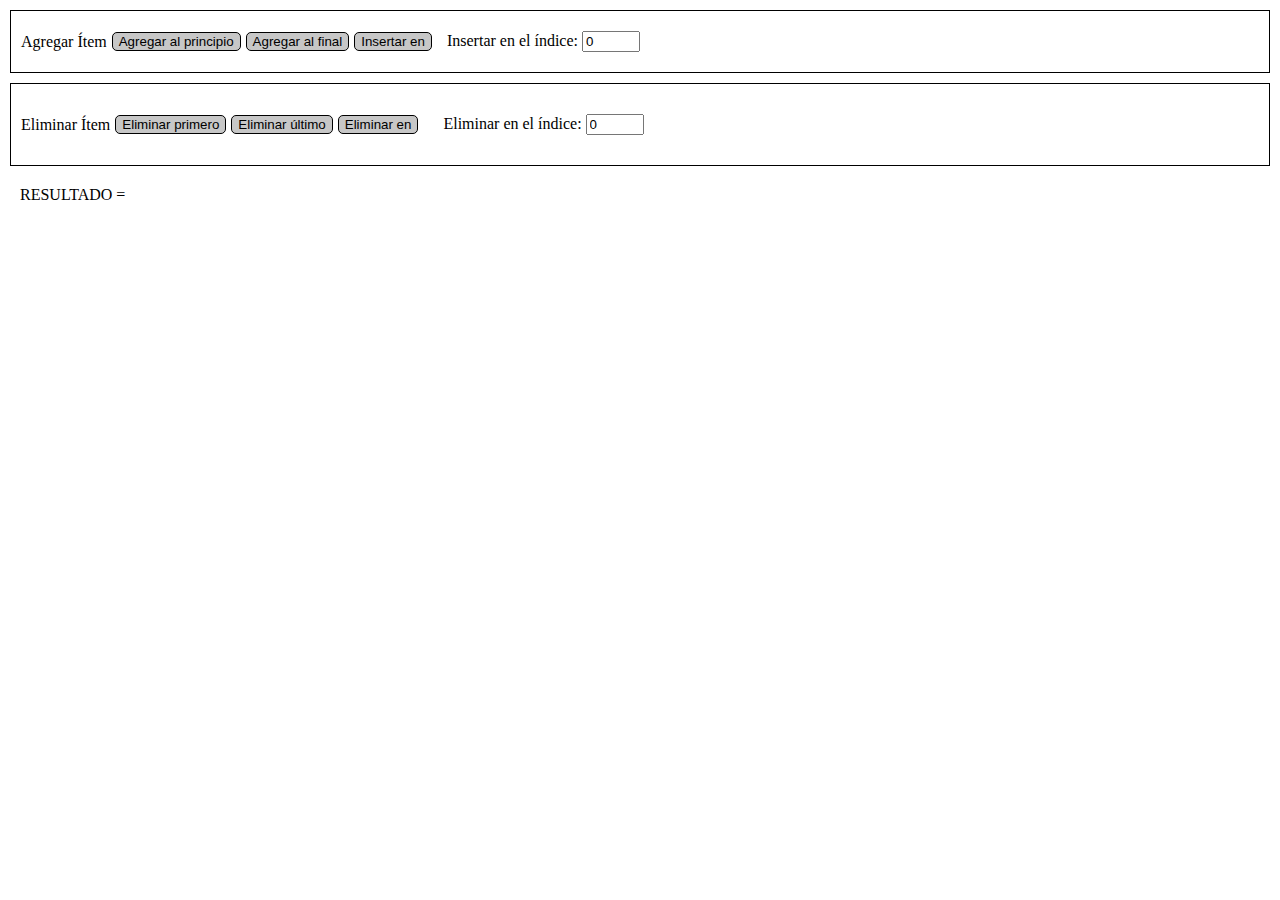
<file: EJ2/index.html>
<!DOCTYPE html>
<html lang="es">

<head>
    <meta charset="UTF-8">
    <meta name="viewport" content="width=device-width, initial-scale=1.0">
    <title>Document</title>
    <link rel="stylesheet" href="style.css">
</head>

<body>
    <div class="container-div">Agregar Ítem
        <button class="small box unshift">Agregar al principio</button>
        <button class="small box push">Agregar al final</button>
        <button class="small box insert">Insertar en</button>
        <div class="count">
            <label for="insertIndex">Insertar en el índice:</label>
            <input type="number" id="insertIndex" value="0" min="0" style="width: 50px;">
        </div>
    </div>


    <div class="container-div">Eliminar Ítem
        <button class="small box shift">Eliminar primero</button>
        <button class="small box pop">Eliminar último</button>
        <button class="small box remove">Eliminar en</button>
        <div class="count">
            <div>
                <label for="removeItemIndex">Eliminar en el índice:</label>
                <input type="number" id="removeItemIndex" value="0" min="0" style="width: 50px;">
            </div>
        </div>
    </div>

    <div class="resultado">RESULTADO = </div>

    <script src="javascript/typescript.js"></script>
</body>

</html>
</file>
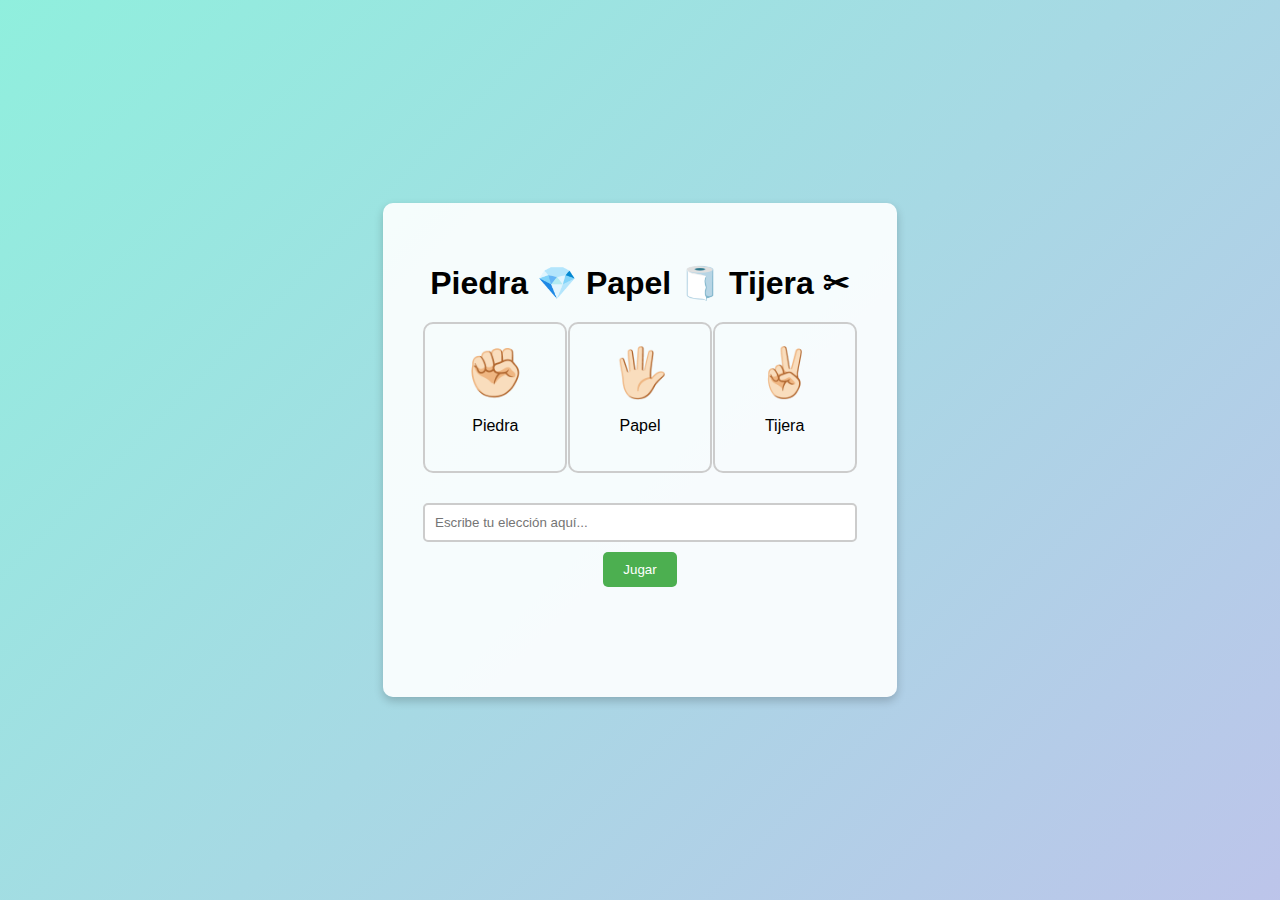
<file: EJ4/index.html>
<!DOCTYPE html>
<html lang="es">
<head>
    <meta charset="UTF-8">
    <meta name="viewport" content="width=device-width, initial-scale=1.0">
    <title>Piedra, Papel o Tijera</title>
    <link rel="stylesheet" href="styles.css">
</head>
<body>
    <div class="container">
        <h1>Piedra 💎 Papel 🧻 Tijera ✂</h1>
        <div class="opciones">
            <div class="opcion" id="piedra" onclick="jugar('piedra')">
                <span>✊🏻</span>
                <p>Piedra</p>
            </div>
            <div class="opcion" id="papel" onclick="jugar('papel')">
                <span>🖐🏻</span>
                <p>Papel</p>
            </div>
            <div class="opcion" id="tijera" onclick="jugar('tijera')">
                <span>✌🏻</span>
                <p>Tijera</p>
            </div>
        </div>
        <input type="text" id="inputEleccion" placeholder="Escribe tu elección aquí...">
        <button onclick="jugarDesdeInput()">Jugar</button>
        <div class="resultado" id="resultado"></div>
    </div>

    <script src="/EJ4/javascript/typescript.js" defer></script>
</body>
</html>
</file>
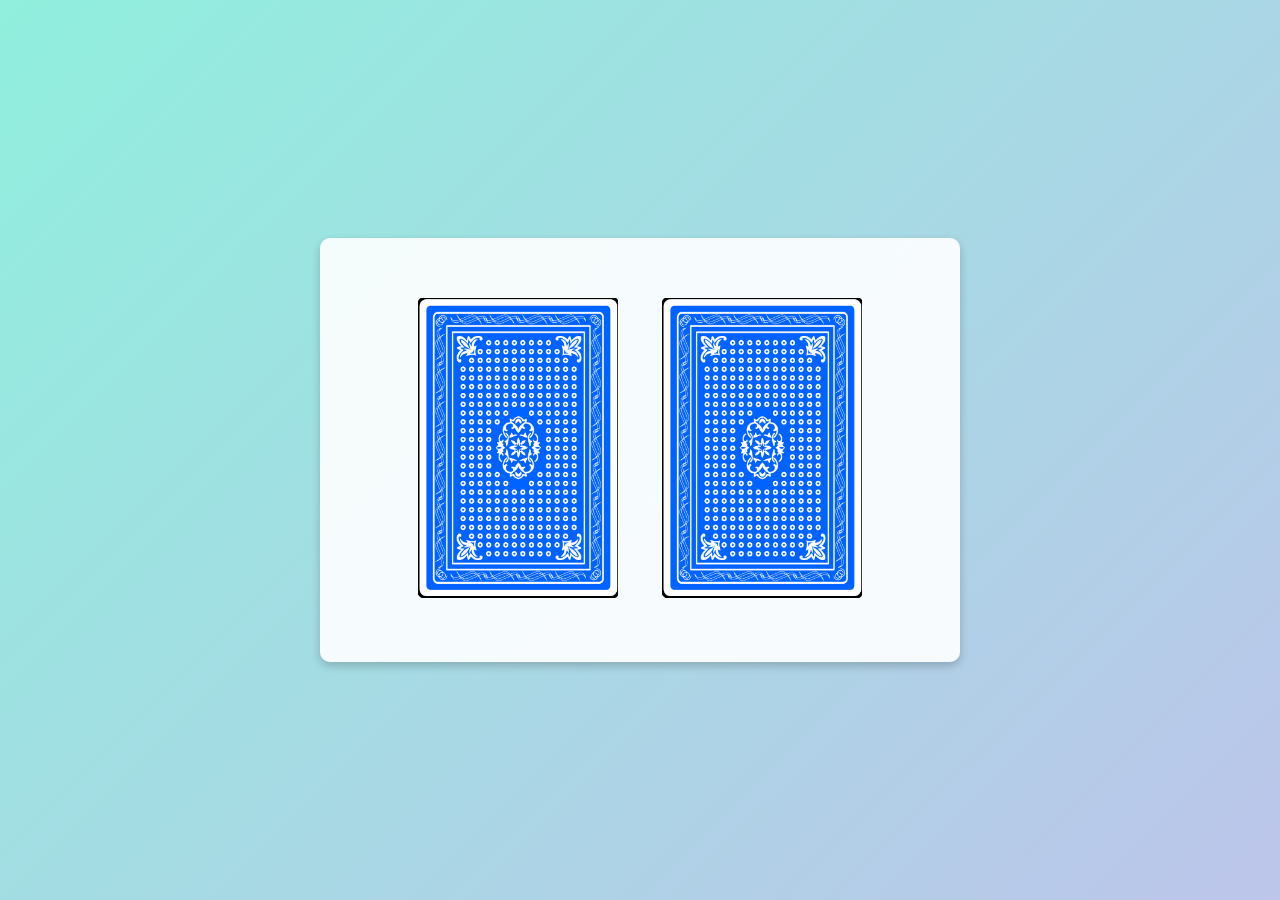
<file: EJ5/index.html>
<!DOCTYPE html>
<html lang="es">
<head>
    <meta charset="UTF-8">
    <meta name="viewport" content="width=device-width, initial-scale=1.0">
    <title>Cartas</title>
    <link rel="stylesheet" href="styles.css">
</head>
<body>
    <div class="container">
        <img id="miImagen" src="/EJ5/imagenes/card-back.png" alt="carta" width="200" height="300">
        <img src="/EJ5/imagenes/card-back.png" alt="carta" width="200" height="300">
    </div>
    <script src="/EJ5/javascript/typescript.js" defer></script>
</body>
</html>
</file>
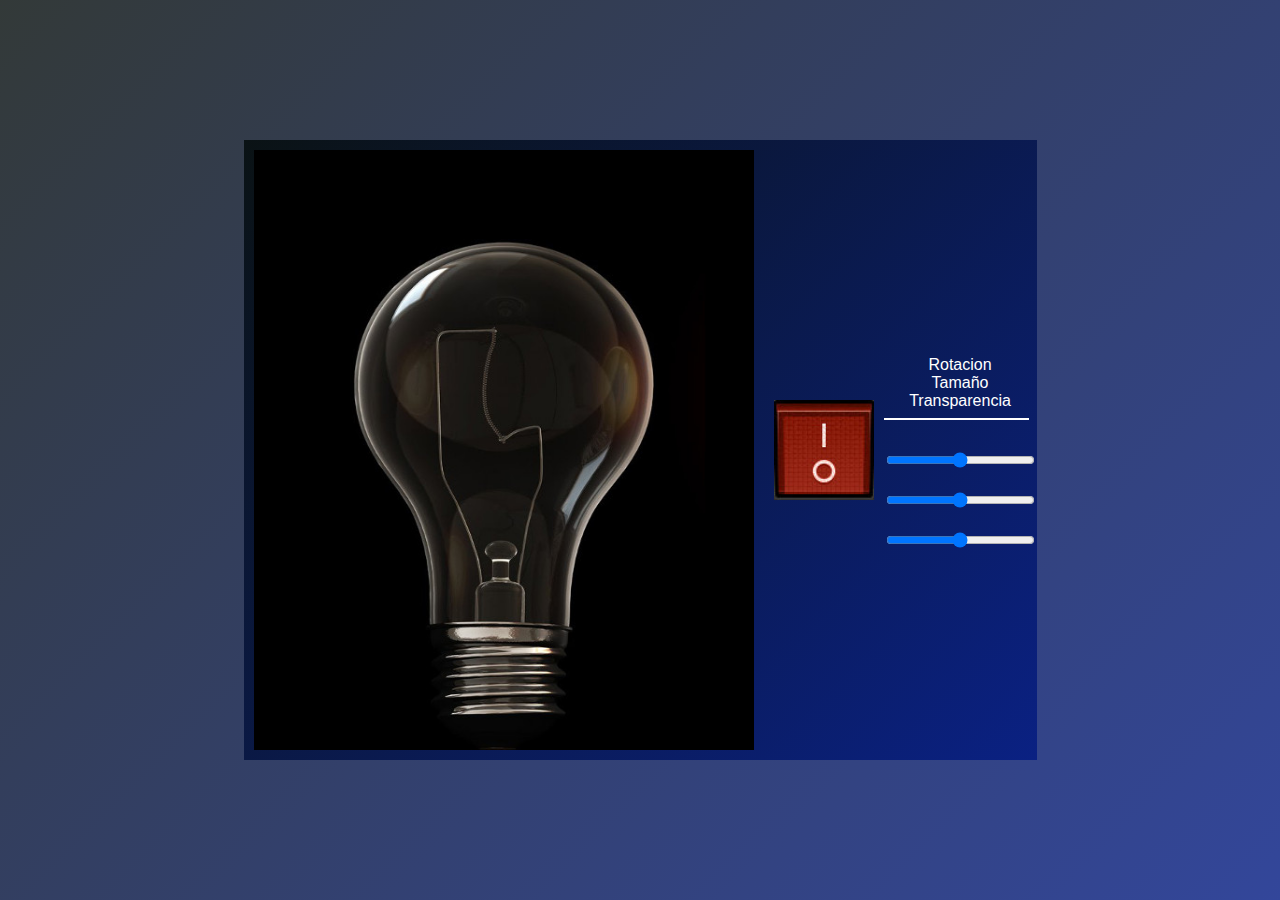
<file: EJ6/index.html>
<!DOCTYPE html>
<html lang="es">
<head>
    <meta charset="UTF-8">
    <meta name="viewport" content="width=device-width, initial-scale=1.0">
    <title>Bombilla</title>
    <link rel="stylesheet" href="styles.css">
</head>
<body>
    <div class="container">
        <img id="miBombilla" src="/EJ6/imagenes/off.jpg" alt="Bombilla" width="500" height="600">
        <img id="miInterruptor" src="/EJ6/imagenes/boff.jpg" alt="Interruptor" width="100" height="100">
    <div class="ranges">
        <p>Rotacion<br>Tamaño<br>Transparencia</p>
        <input type="range" name="Rotacion" id="rotacion">
        <input type="range" name="Tamaño" id="tamaño" value="50px" max="1000px" min="100px">
        <input type="range" name="Transparencia" id="transpa" min="0" max="100">
    </div>
    <script src="/EJ6/javascript/typescript.js" defer></script>
</body>
</html>
</file>
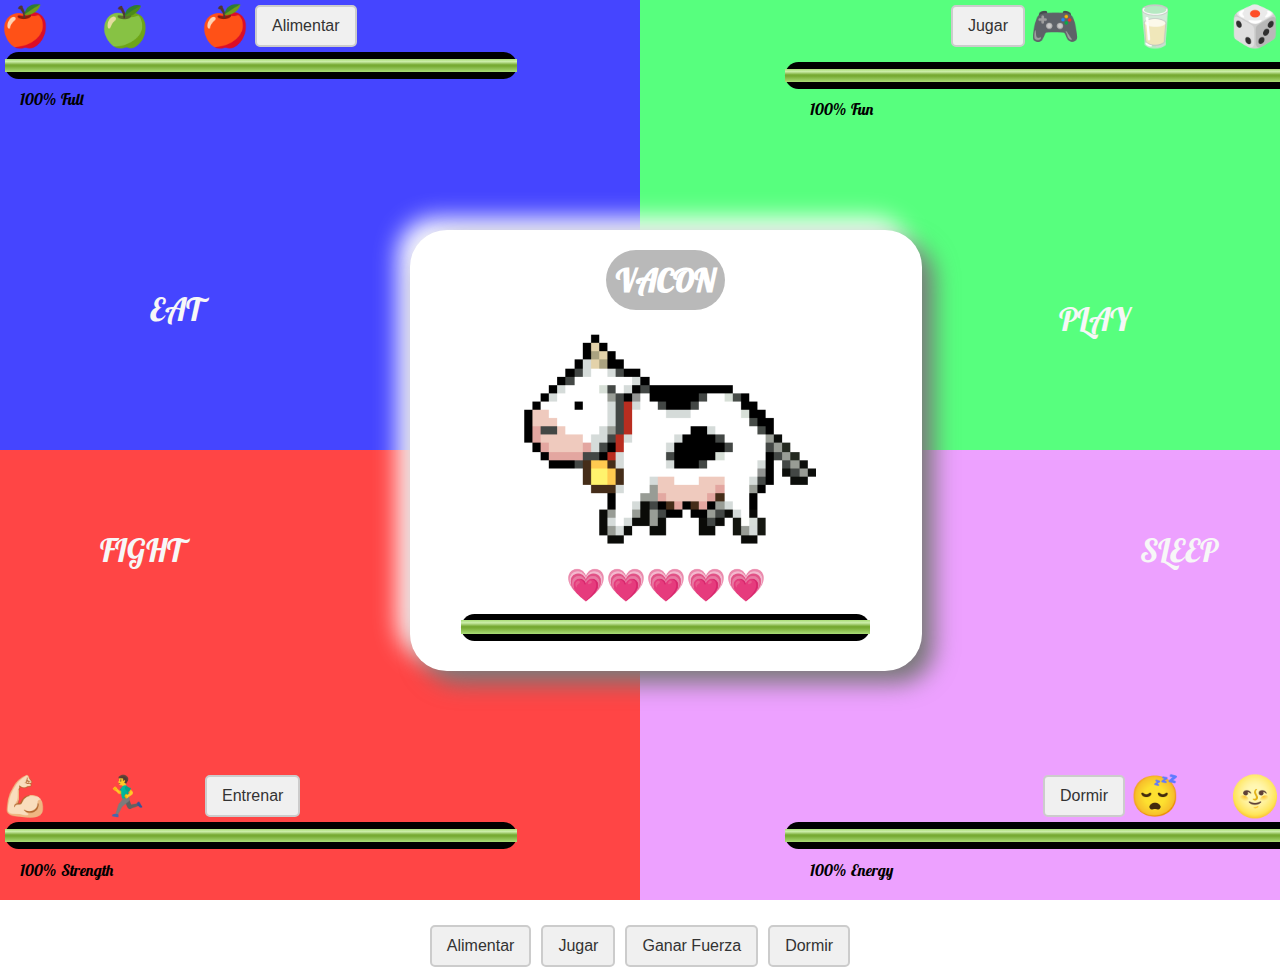
<file: EJ7/tamagochi.html>
<!DOCTYPE html>
<html lang="es">

<head>
    <meta charset="UTF-8">
    <meta name="viewport" content="width=device-width, initial-scale=1.0">
    <title>Tamagotchi</title>
    <link rel="stylesheet" href="style.css">
    <link href="https://fonts.googleapis.com/css2?family=Lobster&display=swap" rel="stylesheet">
</head>

<body>
    <div style="display: flex; flex-direction: row;">
        <div class="EAT">
            <div class="SUPERIOR">
                <div style="margin-right: 50px;">🍎</div>
                <div style="margin-right: 50px;">🍏</div>
                <div>🍎</div>
                <button class="alimentar">Alimentar</button>
            </div>
            <meter id="vidacomida" min="0" max="100" value="100"></meter>
            <div class="rowleft">
                <div id="numcomida">100%</div>
                <div>Full</div>
            </div>
            <div id="EATTAG">
                EAT
            </div>
        </div>
        <div class="PLAY">
            <div class="SUPERIOR RIGHT">
                <button class="jugar">Jugar</button>
                <div style="margin-right: 50px;">🎮</div>
                <div style="margin-right: 50px;">🥛</div>
                <div>🎲</div>
            </div>
            <meter id="vidaplay" min="0" max="100" value="100"></meter>
            <div class="rowright">
                <div id="numplay" class="LEFT">100%</div>
                <div>Fun</div>
            </div>
            <div id="PLAYTAG" class="RIGHT">
                PLAY
            </div>
        </div>
    </div>
    <div style="display: flex; flex-direction: row;">
        <div class="FIGHT">
            <div id="FIGHTTAG">
                FIGHT
            </div>
            <div class="INFERIOR">
                <div style="margin-right: 50px;">💪🏻</div>
                <div style="margin-right: 50px;">🏃‍♂️</div>
                <button class="entrenar">Entrenar</button>
            </div>
            <meter id="vidafuerza" min="0" max="100" value="100"></meter>
            <div class="rowleft">
                <div id="numfuerza">100%</div>
                <div>Strength</div>
            </div>
        </div>
        <div class="SLEEP">
            <div id="SLEEPTAG">
                SLEEP
            </div>
            <div class="INFERIOR RIGHT">
                <button class="dormir">Dormir</button>
                <div>😴</div>
                <div style="margin-left: 50px;">🌝</div>
            </div>

            <meter id="vidasleep" min="0" max="100" value="100"></meter>

            <div class="rowright">
                <div id="numsleep">100%</div>
                <div>Energy</div>
            </div>
        </div>
        <div class="TAMAGOCHI">
            <div id="TAMAGOCHITAG">
                VACON
            </div>
            <div>
                <img class="imgochi" src="/EJ7/imagenes/cowgif.gif" alt="200">
            </div>
            <div class="HEARTS" id="hearts">💗💗💗💗💗</div>
            <div class="barrahappiness">
                <meter id="vidahappiness" min="0" max="100" value="87"></meter>
            </div>
            <div class="row">
                <div>Health</div>
                <div id="numhappiness">100%</div>
            </div>
        </div>
    </div>
    <div style="display: flex; justify-content: center; margin-top: 20px;">
        <button id="alimentar">Alimentar</button>
        <button id="jugar">Jugar</button>
        <button id="fuerza">Ganar Fuerza</button>
        <button id="dormir">Dormir</button>
    </div>
    <script src="javascript/typescript.js"></script>
</body>

</html>
</file>
<file: EJ2/style.css>
body {
    margin: 10px;
}


div {
    padding: 10px;
}


.container-div {
    display: flex;
    align-items: center;
    align-content: flex-start;
    border: solid 0.001cm black;
    margin-bottom: 10px;
    /* Separar entre contenedores */
    gap: 5px;
    /* Espaciado entre los elementos dentro del contenedor */
}


.small {
    border: solid 0.001cm black;
}


.box {
    background-color: rgb(199, 199, 199);
    border-radius: 5px;
}
</file>
<file: EJ4/styles.css>
body {
    margin: 0;
    padding: 0;
    font-family: Arial, sans-serif;
    background: linear-gradient(135deg, rgba(116, 235, 213, 0.8), rgba(172, 182, 229, 0.8));
    height: 100vh;
    display: flex;
    justify-content: center;
    align-items: center;
    transition: background 0.5s; /* Efecto de transición suave para el fondo */
}

.container {
    text-align: center;
    background: rgba(255, 255, 255, 0.9);
    padding: 40px;
    border-radius: 10px;
    box-shadow: 0 4px 10px rgba(0, 0, 0, 0.2);
    width: 434px; /* Ancho fijo para mejor alineación */
}

h1 {
    margin-bottom: 20px;
}

.opciones {
    display: flex;
    justify-content: space-around;
    margin-bottom: 20px;
}

.opcion {
    cursor: pointer;
    border: 2px solid #ccc;
    border-radius: 10px;
    padding: 20px;
    transition: background 0.3s, transform 0.3s; /* Efecto de transición */
    width: 100px;
}

.opcion:hover {
    background: rgba(0, 0, 0, 0.1);
    transform: scale(1.05); /* Aumenta el tamaño al pasar el mouse */
}

span {
    font-size: 48px; /* Tamaño grande para los emojis */
}

input {
    width: 100%;
    padding: 10px;
    margin-top: 10px;
    border: 2px solid #ccc;
    border-radius: 5px;
    box-sizing: border-box; /* Incluye el padding y el border en el width */
    transition: border-color 0.3s;
}

input:focus {
    border-color: #4CAF50; /* Color del borde al hacer foco */
}

button {
    margin-top: 10px;
    padding: 10px 20px;
    border: none;
    border-radius: 5px;
    background-color: #4CAF50; /* Color del botón */
    color: white;
    cursor: pointer;
    transition: background-color 0.3s;
}

button:hover {
    background-color: #45a049; /* Color al pasar el mouse */
}

.resultado {
    font-size: 24px;
    margin-top: 20px;
    min-height: 50px; /* Espacio mínimo para el resultado */
}
</file>
<file: EJ5/styles.css>
body {
    margin: 0;
    padding: 0;
    font-family: Arial, sans-serif;
    background: linear-gradient(135deg, rgba(116, 235, 213, 0.8), rgba(172, 182, 229, 0.8));
    height: 100vh;
    display: flex;
    justify-content: center;
    align-items: center;
    transition: background 0.5s; /* Efecto de transición suave para el fondo */
}

.container {
    text-align: center;
    background: rgba(255, 255, 255, 0.9);
    padding: 40px;
    border-radius: 10px;
    box-shadow: 0 4px 10px rgba(0, 0, 0, 0.2);
    width: 560px; /* Ancho fijo para mejor alineación */
}
img{
    padding: 20px;
}
</file>
<file: EJ6/styles.css>
body {
    margin: 0;
    padding: 0;
    font-family: Arial, sans-serif;
    background: linear-gradient(135deg, rgba(0, 8, 7, 0.8), rgba(0, 24, 129, 0.8));
    height: 100vh;
    display: flex;
    justify-content: center;
    align-items: center;
    transition: background 0.5s; /* Efecto de transición suave para el fondo */
}

.container {
    display: flex;
    justify-content: center;
    align-items: center;
    align-content: center;
    text-align: center;
    background: linear-gradient(135deg, rgba(0, 8, 7, 0.8), rgba(0, 24, 129, 0.8));
}

.ranges{
    display: flex;
    flex-direction: column;
}
input{
    padding: 10px;
}
img{
    padding: 10px;

}
.ranges p {
    position: relative;
    display: inline-block;
    margin-bottom: 20px;
    padding-bottom: 10px;
    color: white;
}

.ranges p::after {
    content: "";
    display: block;
    width: 95%;
    height: 2px;
    background-color: #ffffff; /* Color de la barra */
    position: absolute;
    bottom: 0;
    left: 0;
}
</file>
<file: EJ7/style.css>
body {
    display: flex;
    flex-direction: column;
    height: 100vh;
    padding: 0px;
    margin: 0px;
    overflow: hidden;
    font-family: 'Lobster', cursive;
    /* Aplica la fuente a todo el cuerpo */
    font-size: 16px;
    /* Tamaño de fuente estándar */
}

.EAT {
    background-color: rgba(0, 0, 255, 0.731);
    width: 50vw;
    height: 50vh;
    display: flex;
    flex-direction: column;
}

.SUPERIOR {
    display: flex;
    flex-direction: row;
    font-size: 40px;
}

.INFERIOR {
    display: flex;
    flex-direction: row;
    font-size: 40px;
    margin-top: 200px;
}

.rowright {
    display: flex;
    flex-direction: row;
    margin-left: 170px;
    margin-top: 10px;
}

.rowleft {
    display: flex;
    flex-direction: row;
    margin-left: 20px;
    margin-top: 10px;
}

.row {
    display: flex;
    flex-direction: row;
    margin-left: 20px;
    margin-top: 10px;
    color: white;
}

.LEFT {
    justify-content: flex-start;
}

.RIGHT {
    justify-content: flex-end;
    align-self: flex-end;
}

.PLAY {
    background-color: rgba(25, 255, 78, 0.731);
    width: 50vw;
    height: 50vh;
    display: flex;
    flex-direction: column;
}

.FIGHT {
    background-color: rgba(255, 0, 0, 0.731);
    width: 50vw;
    height: 50vh;
}

.SLEEP {
    background-color: rgba(231, 126, 255, 0.731);
    width: 50vw;
    height: 50vh;
}

.barra {
    width: 40vw;
    background: #040404;
    /* Fondo oscuro */
    border-radius: 10px;
    height: 3vh;
    margin-top: 5px;
    display: flex;
    align-items: center;
    justify-content: flex-start;
    /* Estilo del borde */
    border: 4px solid white;
    /* Borde blanco */
    background-clip: padding-box;
    /* Asegura que el fondo no cubra el borde */

}

.barrasleep {
    margin-left: 145px;
}

#vidacomida {
    width: 80%;
    background: #000000;
    border-radius: 20px;
    height: 3vh;
    margin-left: 5px;
    margin-right: 5px;
}


#vidaplay {
    width: 80%;
    background: #000000;
    border-radius: 20px;
    height: 3vh;
    margin-left: 145px;
    margin-right: 5px;
    display: flex;
    flex-direction: row;
    margin-top: 10px;
}

#vidafuerza {
    width: 80%;
    background: #000000;
    border-radius: 20px;
    height: 3vh;
    margin-left: 5px;
    margin-right: 5px;
}

#vidasleep {
    width: 80%;
    background: #000000;
    border-radius: 20px;
    height: 3vh;
    margin-right: 5px;
    margin-left: 145px;
}

#vidahappiness {
    width: 80%;
    background: #000000;
    border-radius: 20px;
    height: 3vh;
    margin-left: 5px;
    margin-right: 5px;
}

#numcomida {
    margin-right: 5px;
}

#numplay {
    margin-right: 5px;
}

#numfuerza {
    margin-right: 5px;
}

#numsleep {
    margin-right: 5px;
}

#numhappiness {
    margin-left: 5px;
}

#EATTAG {
    margin-top: 180px;
    margin-left: 150px;
    font-size: xx-large;
    color: rgb(247, 247, 247);

}

#PLAYTAG {
    margin-top: 180px;
    margin-right: 150px;
    font-size: xx-large;
    color: rgb(247, 247, 247);
}

#FIGHTTAG {

    margin-top: 80px;
    margin-left: 100px;
    font-size: xx-large;
    color: rgb(247, 247, 247);
}

#SLEEPTAG {
    margin-top: 80px;
    margin-left: 500px;
    font-size: xx-large;
    color: rgb(247, 247, 247);
}


#TAMAGOCHITAG {
    margin-top: 20px;
    font-size: xx-large;
    font-weight: bold;
    color: white;
    background-color: rgba(128, 128, 128, 0.551);
    border-radius: 100px;
    padding: 10px;

}

.TAMAGOCHI {
    display: flex;
    flex-direction: column;
    position: absolute;
    top: 230px;
    left: 32vw;
    justify-content: center;
    align-items: center;
    border-radius: 37px;
    background: #ffffff;
    box-shadow: 12px 12px 23px #777777,
        -12px -12px 23px #ffffff;

    .imgochi {
        width: 300px;
    }

    .barrahappiness {
        margin-top: 10px;
        width: 40vw;
        display: flex;
        align-items: center;
        justify-content: space-evenly;
    }

    .HEARTS {
        font-size: xx-large;
        color: #b54c42;
    }}

    button {
    background-color: #f0f0f0; /* Color de fondo gris claro */
    color: #333; /* Color del texto */
    border: 2px solid #ccc; /* Borde gris */
    border-radius: 5px; /* Bordes redondeados */
    padding: 10px 15px; /* Espaciado interno */
    font-size: 16px; /* Tamaño de fuente */
    cursor: pointer; /* Cambia el cursor al pasar sobre el botón */
    transition: background-color 0.3s, border-color 0.3s; /* Transición suave */
    margin: 5px; /* Margen alrededor del botón */
}

button:hover {
    background-color: #e0e0e0; /* Fondo más oscuro al pasar el mouse */
    border-color: #bbb; /* Cambia el borde a un gris más oscuro */
}

button:active {
    background-color: #d0d0d0; /* Fondo más oscuro al hacer clic */
    border-color: #999; /* Borde más oscuro al hacer clic */
}
</file>
